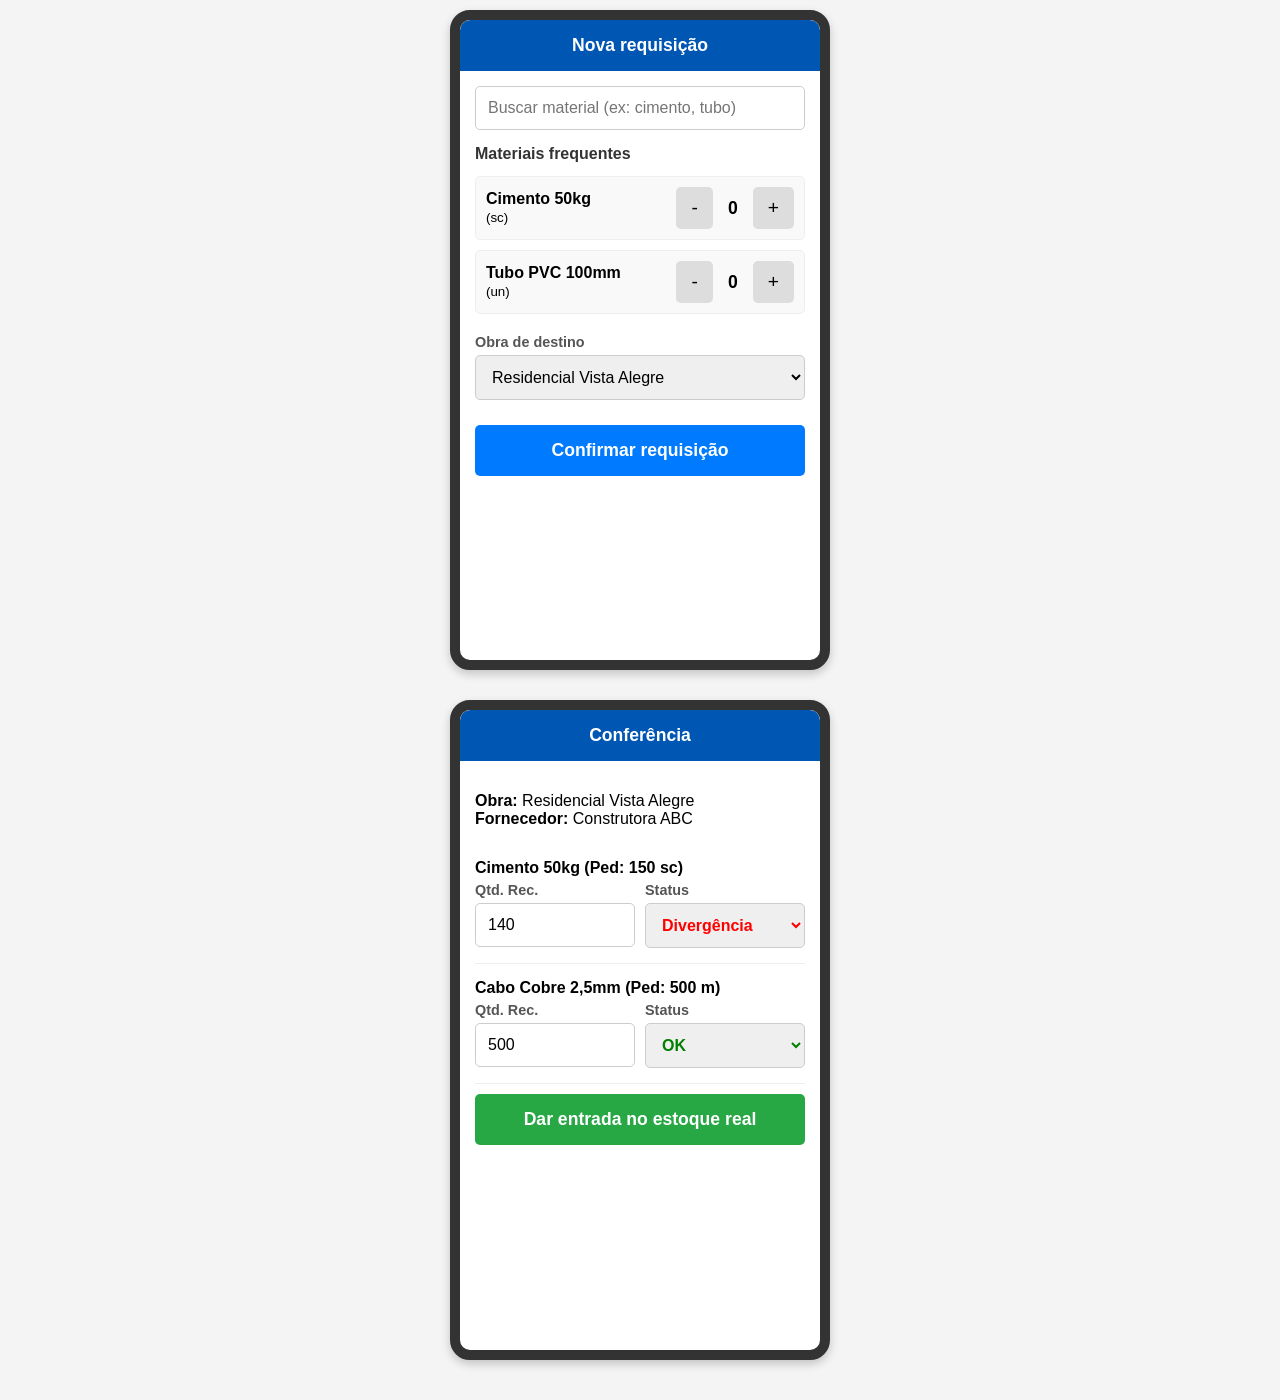
<file: index.html>
<!DOCTYPE html>
<html lang="pt-BR">
<head>
    <meta charset="UTF-8">
    <meta name="viewport" content="width=device-width, initial-scale=1.0">
    <title>Almoxarifado</title>
    <style>
        body {
            font-family: Arial, sans-serif;
            margin: 0;
            padding: 10px;
            background-color: #f4f4f4;
            display: flex;
            flex-direction: column;
            align-items: center;
        }

        
        .phone-screen {
            width: 360px; 
            height: 640px; 
            background-color: white;
            border: 10px solid #333;
            border-radius: 20px;
            margin-bottom: 30px;
            overflow-y: auto;
            box-shadow: 0 4px 10px rgba(0,0,0,0.2);
            position: relative;
        }

        .header {
            background-color: #0056b3;
            color: white;
            padding: 15px;
            text-align: center;
            font-weight: bold;
            font-size: 1.1em;
            border-top-left-radius: 10px;
            border-top-right-radius: 10px;
        }

        .content {
            padding: 15px;
        }

        h2 {
            font-size: 1em;
            color: #333;
            margin-top: 0;
        }

        .form-group {
            margin-bottom: 15px;
        }

        label {
            display: block;
            margin-bottom: 5px;
            font-weight: bold;
            color: #555;
            font-size: 0.9em;
        }

        input[type="text"], input[type="number"], select {
            width: 100%;
            padding: 12px;
            border: 1px solid #ccc;
            border-radius: 5px;
            box-sizing: border-box; 
            font-size: 1em;
        }

        .material-list-item {
            background-color: #f9f9f9;
            border: 1px solid #eee;
            border-radius: 5px;
            padding: 10px;
            margin-bottom: 10px;
            display: flex;
            justify-content: space-between;
            align-items: center;
        }

        .material-info {
            flex: 1;
        }

        .qty-controls {
            display: flex;
            align-items: center;
            gap: 5px;
        }

        .btn-qty {
            background-color: #ddd;
            border: none;
            padding: 10px 15px;
            border-radius: 5px;
            font-size: 1.2em;
            cursor: pointer;
        }

        .qty-value {
            font-weight: bold;
            font-size: 1.1em;
            width: 30px;
            text-align: center;
        }

        .btn-confirm {
            background-color: #007bff;
            color: white;
            border: none;
            width: 100%;
            padding: 15px;
            border-radius: 5px;
            font-size: 1.1em;
            font-weight: bold;
            cursor: pointer;
            margin-top: 10px;
        }

        .check-item {
            background-color: #fff;
            border-bottom: 1px solid #eee;
            padding: 15px 0;
        }

        .check-item-header {
            font-weight: bold;
            margin-bottom: 5px;
        }

        .check-fields {
            display: flex;
            gap: 10px;
        }

        .check-input-group {
            flex: 1;
        }
    </style>
</head>
<body>

    <!-- TELA 1 -->
    <div class="phone-screen" id="tela-requisicao">
        <div class="header">Nova requisição</div>
        <div class="content">
            <div class="form-group">
                <input type="text" placeholder="Buscar material (ex: cimento, tubo)">
            </div>
            
            <h2>Materiais frequentes</h2>
            
            <div class="material-list-item">
                <div class="material-info">
                    <strong>Cimento 50kg</strong><br>
                    <small>(sc)</small>
                </div>
                <div class="qty-controls">
                    <button class="btn-qty">-</button>
                    <span class="qty-value">0</span>
                    <button class="btn-qty">+</button>
                </div>
            </div>

            <div class="material-list-item">
                <div class="material-info">
                    <strong>Tubo PVC 100mm</strong><br>
                    <small>(un)</small>
                </div>
                <div class="qty-controls">
                    <button class="btn-qty">-</button>
                    <span class="qty-value">0</span>
                    <button class="btn-qty">+</button>
                </div>
            </div>

            <div class="form-group" style="margin-top: 20px;">
                <label>Obra de destino</label>
                <select>
                    <option>Residencial Vista Alegre</option>
                    <option>Edifício Central Park</option>
                </select>
            </div>

            <button class="btn-confirm">Confirmar requisição</button>
        </div>
    </div>

    <!-- TELA 2 -->
    <div class="phone-screen" id="tela-conferencia">
        <div class="header">Conferência</div>
        <div class="content">
            <p><strong>Obra:</strong> Residencial Vista Alegre <br>
            <strong>Fornecedor:</strong> Construtora ABC</p>
            
            <div class="check-item">
                <div class="check-item-header">Cimento 50kg (Ped: 150 sc)</div>
                <div class="check-fields">
                    <div class="check-input-group">
                        <label>Qtd. Rec.</label>
                        <input type="number" value="140" placeholder="0">
                    </div>
                    <div class="check-input-group">
                        <label>Status</label>
                        <select style="color: red; font-weight: bold;">
                            <option>Divergência</option>
                            <option>OK</option>
                        </select>
                    </div>
                </div>
            </div>

            <div class="check-item">
                <div class="check-item-header">Cabo Cobre 2,5mm (Ped: 500 m)</div>
                <div class="check-fields">
                    <div class="check-input-group">
                        <label>Qtd. Rec.</label>
                        <input type="number" value="500" placeholder="0">
                    </div>
                    <div class="check-input-group">
                        <label>Status</label>
                        <select style="color: green; font-weight: bold;">
                            <option>OK</option>
                            <option>Divergência</option>
                        </select>
                    </div>
                </div>
            </div>

            <button class="btn-confirm" style="background-color: #28a745;">Dar entrada no estoque real</button>
        </div>
    </div>

</body>
</html>
</file>
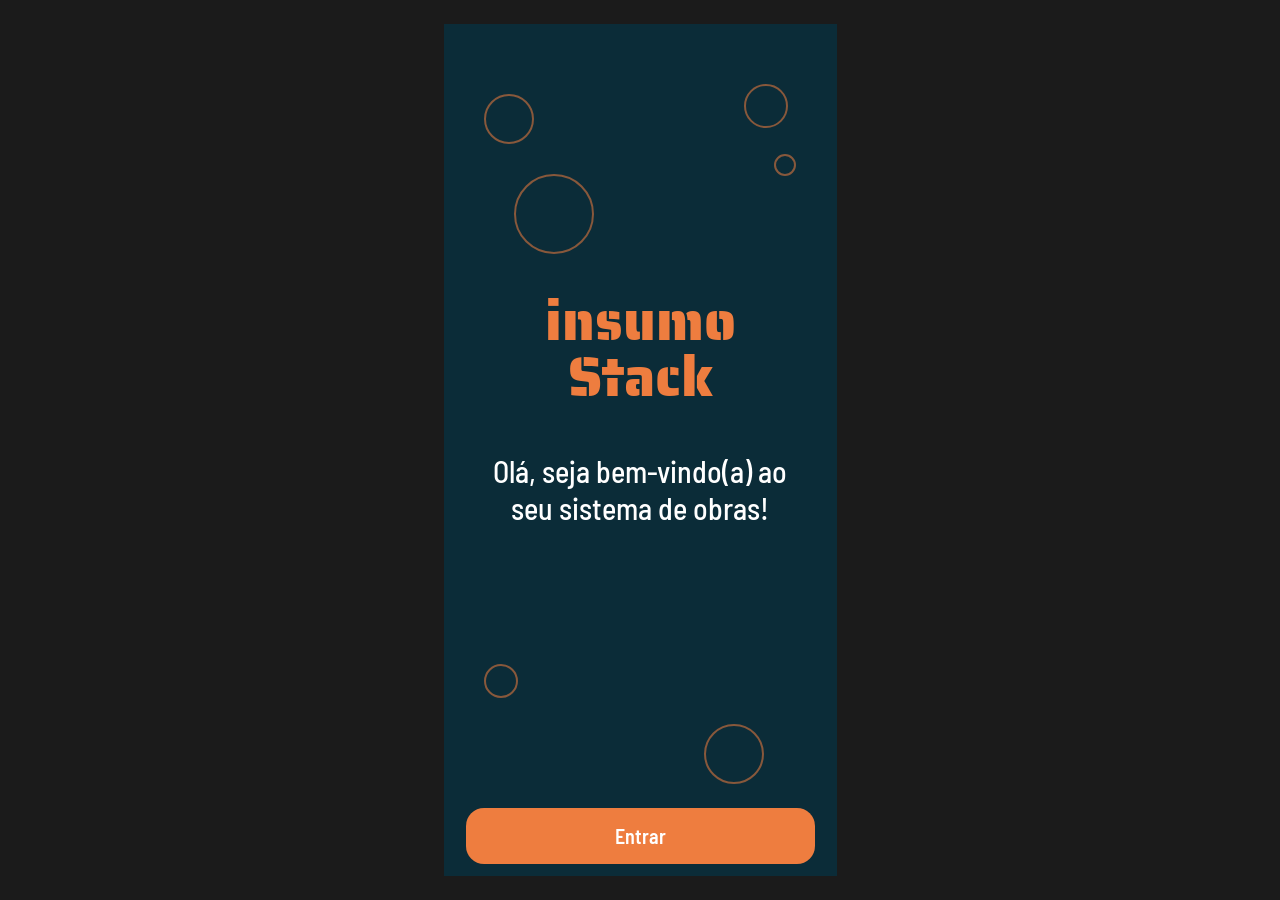
<file: application/index.html>
<!DOCTYPE html>
<html lang="pt-BR">
<head>
  <meta charset="UTF-8">
  <meta name="viewport" content="width=device-width, initial-scale=1, viewport-fit=cover">
  <title>InsumoStack</title>
  <link rel="preconnect" href="https://fonts.googleapis.com">
  <link rel="preconnect" href="https://fonts.gstatic.com" crossorigin>
  <link href="https://fonts.googleapis.com/css2?family=Saira+Stencil+One&family=Barlow+Semi+Condensed:wght@400;500;600&display=swap" rel="stylesheet">
  <link rel="stylesheet" href="style.css">
</head>
<body>
<main class="app">

  <!-- 1. Boas-vindas -->
  <section class="screen" id="tela1" data-circles="t1">
    <div class="welcome">
      <div class="logo big">insumo<br>Stack</div>
      <p>Olá, seja bem-vindo(a) ao seu sistema de obras!</p>
    </div>
    <div class="actionbar"><button class="btn" data-go="tela2">Entrar</button></div>
  </section>

  <!-- 2. Obras -->
  <section class="screen" id="tela2" data-tab="obras" data-circles="t2">
    <header class="top">
      <div class="logo small">insumo<br>Stack</div>
      <h1>Suas obras</h1>
      <p class="sub">Escolha uma obra para ver os pedidos.</p>
    </header>
    <div class="content">
      <ul class="list">
        <li><button class="obra" data-go="tela3"><span class="ico"><svg viewBox="0 0 24 24"><path d="M3 21V9l9-6 9 6v12M9 21v-7h6v7"/></svg></span><span class="txt"><strong>Armazém</strong><small>Amaralina</small></span><span class="chip a-caminho">2 a caminho</span></button></li>
        <li><button class="obra" data-go="tela3"><span class="ico"><svg viewBox="0 0 24 24"><path d="M3 21V9l9-6 9 6v12M9 21v-7h6v7"/></svg></span><span class="txt"><strong>Hospital</strong><small>Brotas</small></span><span class="chip a-caminho">1 a caminho</span></button></li>
        <li><button class="obra" data-go="tela3"><span class="ico"><svg viewBox="0 0 24 24"><path d="M3 21V9l9-6 9 6v12M9 21v-7h6v7"/></svg></span><span class="txt"><strong>Colégio Municipal</strong><small>Nazaré</small></span><span class="chip em-estoque">Em dia</span></button></li>
      </ul>
    </div>
  </section>

  <!-- 3. Últimos pedidos -->
  <section class="screen" id="tela3" data-tab="obras" data-circles="t3">
    <header class="top">
      <button class="voltar" data-go="tela2" aria-label="Voltar"><svg viewBox="0 0 24 24"><path d="M15 5l-7 7 7 7"/></svg></button>
      <h1>Hospital · Brotas</h1>
      <p class="sub">Últimos pedidos</p>
    </header>
    <div class="content">
      <div class="card">
        <ul class="pedidos">
          <li><div><strong>Saco de cimento</strong><small>4 un</small></div><span class="chip a-caminho">A caminho</span></li>
          <li><div><strong>Brita</strong><small>Pedido 13 kg · recebido 12 kg</small></div><span class="chip divergencia">Divergência</span></li>
          <li><div><strong>Areia</strong><small>40 kg</small></div><span class="chip em-estoque">Em estoque</span></li>
          <li><div><strong>Compensado 50x200</strong><small>5 un</small></div><span class="chip a-caminho">A caminho</span></li>
        </ul>
        <div class="total"><span>Total</span><strong>R$ 350,00</strong></div>
      </div>
    </div>
    <div class="actionbar"><button class="btn" data-go="tela4">Novo pedido</button></div>
  </section>

  <!-- 4. Novo pedido -->
  <section class="screen" id="tela4" data-tab="pedidos" data-circles="t4">
    <header class="top">
      <div class="logo small">insumo<br>Stack</div>
      <h1>Novo pedido</h1>
    </header>
    <div class="content">
      <p class="label">Obra de destino</p>
      <div class="chips" role="radiogroup" aria-label="Obra">
        <button class="pick on" role="radio" aria-checked="true" data-obra="1">Armazém · Amaralina</button>
        <button class="pick" role="radio" aria-checked="false" data-obra="2">Hospital · Brotas</button>
        <button class="pick" role="radio" aria-checked="false" data-obra="3">Colégio · Nazaré</button>
      </div>
      <label class="search"><svg viewBox="0 0 24 24"><circle cx="11" cy="11" r="7"/><path d="M20 20l-4-4"/></svg><input type="search" placeholder="Pesquisar item…" data-filtro="lista4"></label>
      <p class="label">Materiais frequentes</p>
      <ul class="list itens" id="lista4">
        <li class="item" data-preco="38" data-insumo="1"><div class="info"><strong>Saco de cimento</strong><small>un</small></div><div class="stepper"><button class="minus" aria-label="Diminuir">−</button><output>0</output><button class="plus" aria-label="Aumentar">+</button></div></li>
        <li class="item" data-preco="9" data-insumo="2"><div class="info"><strong>Brita</strong><small>kg</small></div><div class="stepper"><button class="minus" aria-label="Diminuir">−</button><output>0</output><button class="plus" aria-label="Aumentar">+</button></div></li>
        <li class="item" data-preco="4" data-insumo="3"><div class="info"><strong>Areia</strong><small>kg</small></div><div class="stepper"><button class="minus" aria-label="Diminuir">−</button><output>0</output><button class="plus" aria-label="Aumentar">+</button></div></li>
        <li class="item" data-preco="120" data-insumo="4"><div class="info"><strong>Compensado 50x200</strong><small>un</small></div><div class="stepper"><button class="minus" aria-label="Diminuir">−</button><output>0</output><button class="plus" aria-label="Aumentar">+</button></div></li>
      </ul>
    </div>
    <div class="actionbar"><button class="btn" id="finalizar" disabled>Finalizar pedido<span class="badge" id="contagem"></span></button></div>
  </section>

  <!-- 5. Almoxarifado -->
  <section class="screen" id="tela5" data-tab="almoxarifado" data-circles="t5">
    <header class="top">
      <div class="logo small">insumo<br>Stack</div>
      <h1>Almoxarifado</h1>
    </header>
    <div class="content">
      <p class="label">Obra de destino</p>
      <div class="chips" role="radiogroup" aria-label="Obra">
        <button class="pick on" role="radio" aria-checked="true" data-obra="1">Armazém · Amaralina</button>
        <button class="pick" role="radio" aria-checked="false" data-obra="2">Hospital · Brotas</button>
        <button class="pick" role="radio" aria-checked="false" data-obra="3">Colégio · Nazaré</button>
      </div>
      <p class="label">Em estoque agora</p>
      <div class="card">
        <ul class="pedidos" id="saldo5"></ul>
      </div>
    </div>
    <div class="actionbar"><button class="btn" data-go="tela6">Adicionar produtos</button></div>
  </section>

  <!-- 6. Entrada no estoque -->
  <section class="screen" id="tela6" data-tab="almoxarifado" data-circles="t6">
    <header class="top">
      <button class="voltar" data-go="tela5" aria-label="Voltar"><svg viewBox="0 0 24 24"><path d="M15 5l-7 7 7 7"/></svg></button>
      <h1>Entrada no estoque</h1>
    </header>
    <div class="content">
      <label class="search"><input type="text" id="nf" placeholder="Nº da nota fiscal" maxlength="20"></label>
      <p class="label" id="aviso6">Itens da requisição</p>
      <ul class="list itens" id="lista6"></ul>
    </div>
    <div class="actionbar"><button class="btn" id="entrada" disabled>Dar entrada no estoque</button></div>
  </section>

  <div class="toast" id="toast" role="status" aria-live="polite"></div>
</main>
<script src="script.js"></script>
</body>
</html>
</file>
<file: application/style.css>
:root {
  --fundo: #0b2c38;
  --laranja: #ee7d3f;
  --laranja-escuro: #c9591f;
  --card: #e6e8e5;
  --tinta: #0b2c38;
  --suave: #4d5f69;
  --pilula: #f3c3a6;
}
* { box-sizing: border-box; margin: 0; padding: 0; -webkit-tap-highlight-color: transparent; }
body {
  background: #1b1b1b;
  min-height: 100vh;
  display: flex; justify-content: center; align-items: center;
  font-family: "Barlow Semi Condensed", "Segoe UI", sans-serif;
  color: var(--tinta);
}
button { font: inherit; color: inherit; border: 0; background: none; cursor: pointer; }
ul { list-style: none; }

.app { display: flex; gap: 32px; }
.screen {
  display: none; flex-direction: column; position: relative; flex-shrink: 0;
  width: 393px; height: 852px; background: var(--fundo); overflow: hidden; color: #fff;
}
.screen.active { display: flex; }
@media (max-width: 440px) {
  body { align-items: flex-start; }
  .screen { width: 100vw; height: 100vh; height: 100dvh; }
}
body.todas { align-items: flex-start; padding: 24px; }
body.todas .screen { display: flex; }
body.todas .app { overflow-x: auto; }

/* círculos decorativos (atrás do conteúdo) */
.c { position: absolute; border: 2px solid var(--laranja); border-radius: 50%; opacity: .55; pointer-events: none; }
.top, .content, .actionbar, .nav, .welcome { position: relative; z-index: 1; }

/* logo */
.logo { font-family: "Saira Stencil One", Impact, sans-serif; color: var(--laranja); line-height: 1; }
.logo.big { font-size: 56px; text-align: center; margin-bottom: 48px; }
.logo.small { font-size: 20px; margin-bottom: 22px; }

/* tela 1 */
.welcome { flex: 1; display: flex; flex-direction: column; justify-content: center; align-items: center; padding: 0 44px; text-align: center; }
.welcome p { font-size: 30px; line-height: 1.25; font-weight: 500; }

/* cabeçalho */
.top { padding: 40px 22px 14px; }
.top h1 { font-size: 30px; font-weight: 600; line-height: 1.1; }
.sub { margin-top: 6px; font-size: 16px; color: #b9ccd3; }
.voltar { width: 44px; height: 44px; margin: -6px 0 10px -10px; display: grid; place-items: center; border-radius: 50%; }
.voltar svg { width: 26px; height: 26px; }
svg { fill: none; stroke: currentColor; stroke-width: 2; stroke-linecap: round; stroke-linejoin: round; }

/* conteúdo rolável */
.content { flex: 1; overflow-y: auto; padding: 6px 22px 22px; }
.label { margin: 18px 0 8px; font-size: 15px; font-weight: 500; color: #b9ccd3; }
.content > .label:first-child { margin-top: 0; }
.list { display: grid; gap: 12px; }

/* cards de obra */
.obra {
  width: 100%; display: flex; align-items: center; gap: 14px; text-align: left;
  padding: 14px 16px; background: var(--card); border-radius: 20px; color: var(--tinta);
  min-height: 76px; transition: transform .12s, background .15s;
}
.obra:active { transform: scale(.98); background: #d6d9d5; }
.ico { width: 44px; height: 44px; border-radius: 12px; background: var(--laranja); display: grid; place-items: center; color: #fff; flex-shrink: 0; }
.ico svg { width: 24px; height: 24px; }
.txt { flex: 1; display: flex; flex-direction: column; }
.txt strong { font-size: 19px; font-weight: 600; }
.txt small { font-size: 15px; color: var(--suave); }

/* chips de status */
.chip { padding: 5px 11px; border-radius: 999px; font-size: 14px; font-weight: 500; white-space: nowrap; }
.a-caminho { background: #f8d6c0; color: #8a3d0f; }
.em-estoque { background: #cfe4dc; color: #1c5646; }
.divergencia { background: #f4cccc; color: #8a1c1c; }

/* card claro com lista */
.card { background: var(--card); border-radius: 22px; padding: 6px 18px 16px; color: var(--tinta); }
.pedidos li { display: flex; justify-content: space-between; align-items: center; gap: 10px; padding: 14px 0; border-bottom: 1.5px dashed #b6bdbb; }
.pedidos li:last-child { border-bottom: 0; }
.pedidos strong { display: block; font-size: 18px; font-weight: 600; }
.pedidos small { font-size: 15px; color: var(--suave); }
.qtd { font-size: 18px; font-weight: 600; }
.total { display: flex; justify-content: space-between; align-items: baseline; padding-top: 14px; border-top: 2px solid var(--tinta); font-size: 18px; }
.total strong { font-size: 24px; font-weight: 600; }

/* seleção de obra em chips */
.chips { display: flex; gap: 8px; overflow-x: auto; margin: 0 -22px; padding: 2px 22px 6px; scrollbar-width: none; }
.chips::-webkit-scrollbar { display: none; }
.pick {
  flex-shrink: 0; min-height: 44px; padding: 0 16px; border-radius: 999px;
  border: 1.5px solid #3f6574; font-size: 16px; font-weight: 500; color: #dbe7eb; transition: background .15s;
}
.pick.on { background: var(--laranja); border-color: var(--laranja); color: #fff; }
.pick.on::before { content: "✓ "; }

/* busca */
.search {
  display: flex; align-items: center; gap: 10px; height: 52px; margin-top: 16px; padding: 0 16px;
  background: var(--card); border-radius: 26px; color: var(--suave);
}
.search svg { width: 22px; height: 22px; flex-shrink: 0; }
.search input { flex: 1; min-width: 0; border: 0; outline: 0; background: none; font: inherit; font-size: 17px; color: var(--tinta); }
.search input::placeholder { color: var(--suave); }
.search:focus-within { outline: 3px solid var(--laranja); outline-offset: 2px; }
.content > .search:first-child { margin-top: 0; }

/* itens com contador */
.item { display: flex; align-items: center; justify-content: space-between; gap: 12px; padding: 12px 14px 12px 18px; background: var(--card); border-radius: 18px; color: var(--tinta); transition: box-shadow .15s; }
.item.ativo { box-shadow: inset 4px 0 0 var(--laranja); }
.info strong { display: block; font-size: 18px; font-weight: 600; }
.info small { display: inline-block; margin-top: 3px; padding: 1px 9px; border-radius: 999px; background: #cdd3d3; font-size: 14px; font-weight: 500; color: var(--tinta); }
.stepper { display: flex; align-items: center; background: #cdd3d3; border-radius: 14px; }
.stepper button { width: 44px; height: 44px; font-size: 24px; font-weight: 500; border-radius: 14px; display: grid; place-items: center; }
.stepper .plus { background: var(--tinta); color: #fff; }
.stepper .minus:disabled { opacity: .35; cursor: default; }
.stepper button:active:not(:disabled) { filter: brightness(.85); }
.stepper output { min-width: 40px; text-align: center; font-size: 20px; font-weight: 600; }

/* barra de ação fixa */
.actionbar { padding: 12px 22px; background: linear-gradient(to top, var(--fundo) 70%, rgba(11,44,56,0)); }
.btn {
  width: 100%; height: 56px; border-radius: 18px; background: var(--laranja); color: #fff;
  font-size: 20px; font-weight: 600; display: flex; align-items: center; justify-content: center; gap: 10px;
  transition: transform .1s, filter .15s, opacity .15s;
}
.btn:active:not(:disabled) { transform: scale(.98); }
.btn:hover:not(:disabled) { filter: brightness(1.06); }
.btn:disabled { opacity: .4; cursor: not-allowed; }
.badge { min-width: 26px; height: 26px; padding: 0 7px; border-radius: 13px; background: #fff; color: var(--laranja-escuro); font-size: 15px; display: grid; place-items: center; }
.badge:empty { display: none; }

/* barra inferior */
.nav { display: flex; background: var(--card); padding: 8px 10px calc(8px + env(safe-area-inset-bottom, 0px)); }
.nav a { flex: 1; display: flex; flex-direction: column; align-items: center; gap: 2px; padding: 6px 4px; border-radius: 16px; color: var(--tinta); font-size: 14px; font-weight: 500; cursor: pointer; }
.nav svg { width: 24px; height: 24px; }
.nav a.on { background: var(--pilula); }

/* aviso */
.toast { position: fixed; left: 50%; bottom: 120px; transform: translate(-50%, 20px); background: #fff; color: var(--tinta); padding: 12px 20px; border-radius: 14px; font-weight: 600; opacity: 0; pointer-events: none; transition: opacity .2s, transform .2s; z-index: 10; }
.toast.on { opacity: 1; transform: translate(-50%, 0); }

[data-go]:focus-visible, button:focus-visible, .nav a:focus-visible { outline: 3px solid #fff; outline-offset: 2px; }
@media (prefers-reduced-motion: reduce) { * { transition: none !important; } }
</file>
